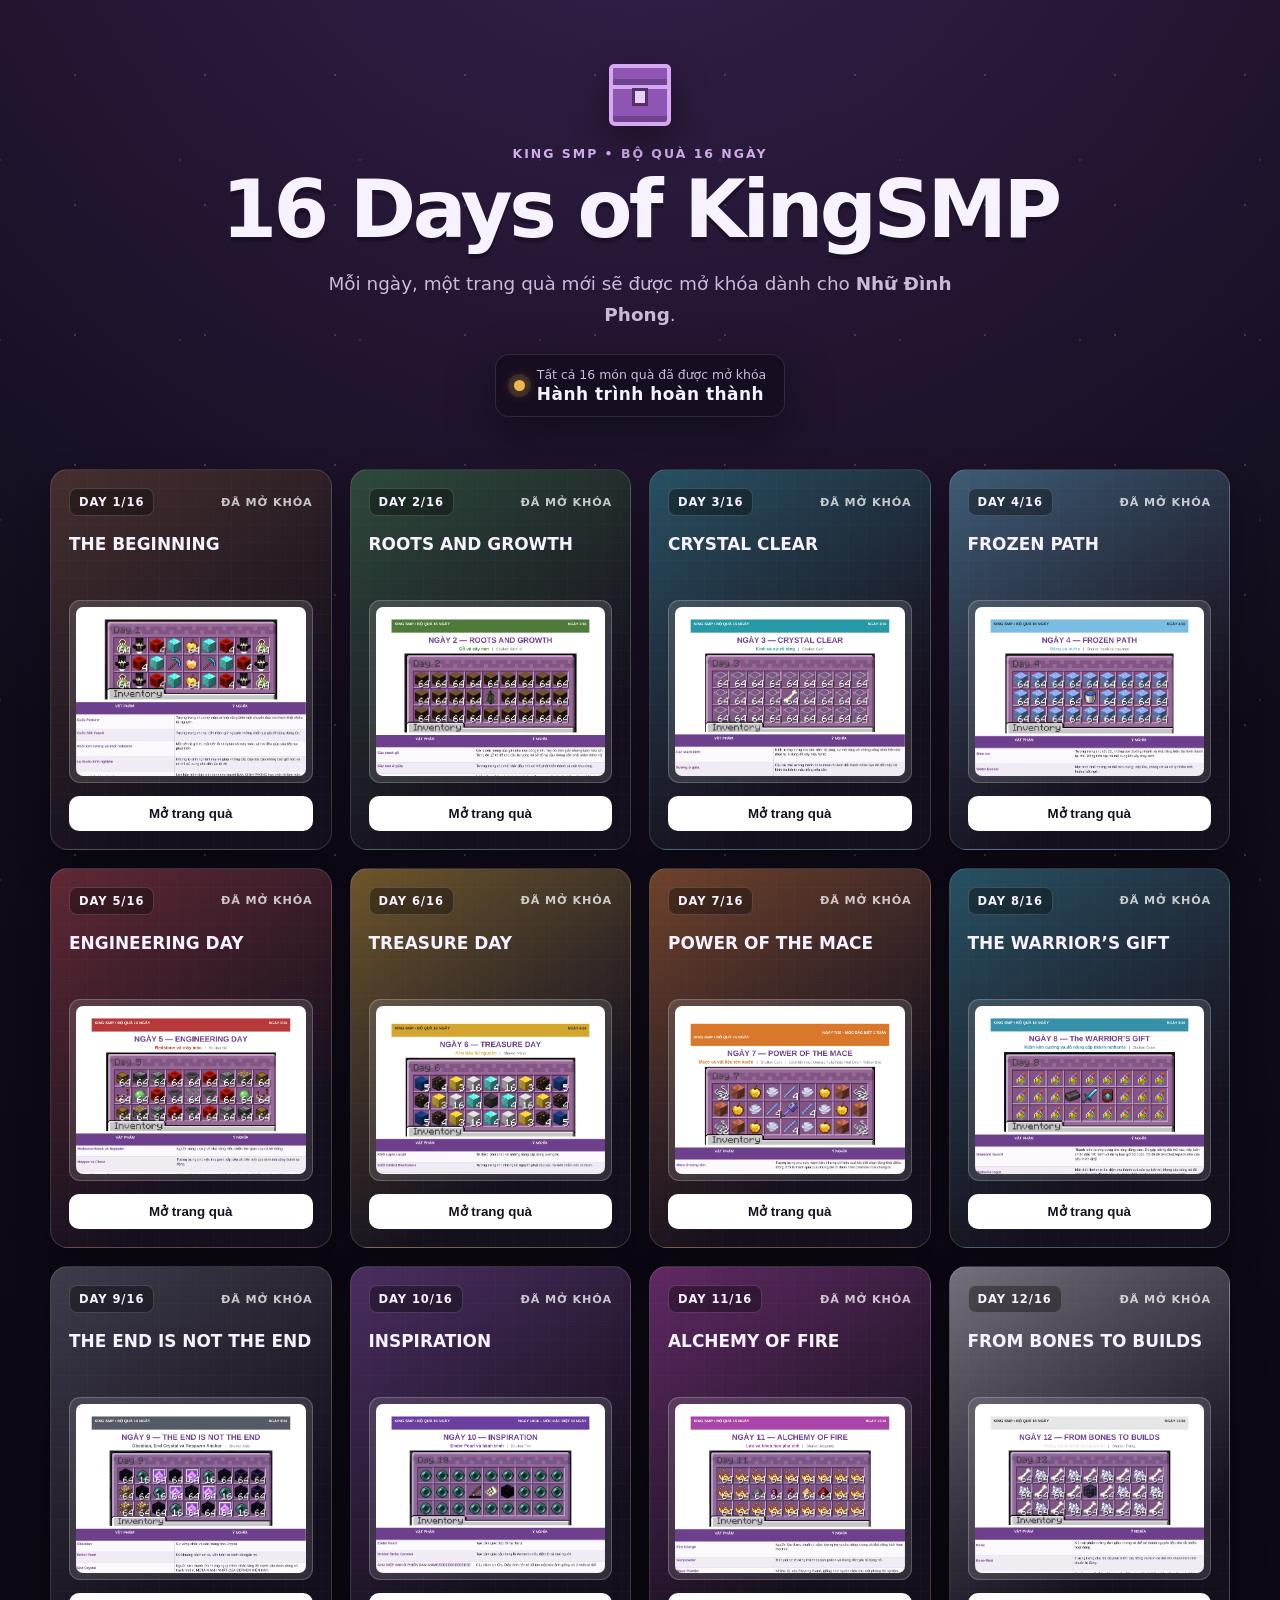
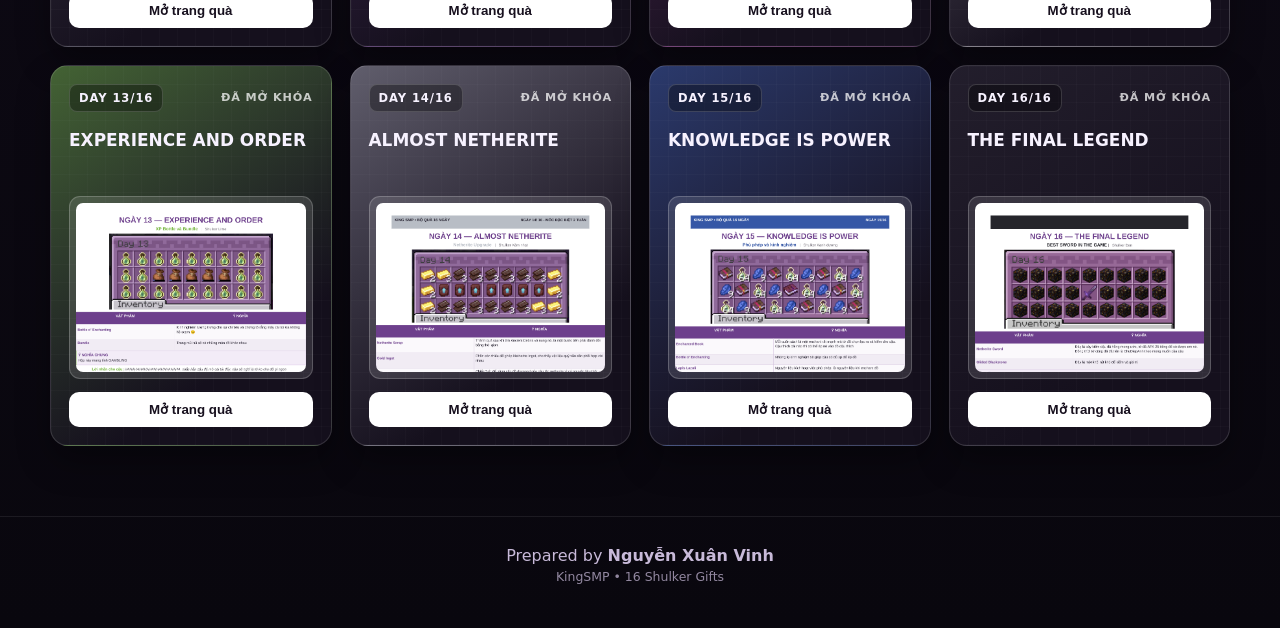
<file: king_smp_gifts_website/index.html>
<!doctype html>
<html lang="vi">
<head>
  <meta charset="utf-8">
  <meta name="viewport" content="width=device-width, initial-scale=1">
  <meta name="theme-color" content="#160f22">
  <meta name="description" content="Bộ quà 16 ngày KingSMP dành cho Nhữ Đình Phong.">
  <title>16 Days of KingSMP</title>
  <link rel="icon" href="favicon.svg" type="image/svg+xml">
  <link rel="stylesheet" href="style.css">
</head>
<body>
  <div class="sky" aria-hidden="true"></div>
  <div class="particles" aria-hidden="true"></div>

  <header class="hero">
    <div class="logo-box" aria-hidden="true">
      <span class="lid"></span>
      <span class="body"></span>
      <span class="latch"></span>
    </div>
    <p class="eyebrow">KING SMP • BỘ QUÀ 16 NGÀY</p>
    <h1>16 Days of KingSMP</h1>
    <p class="intro">
      Mỗi ngày, một trang quà mới sẽ được mở khóa dành cho
      <strong id="recipientName">Nhữ Đình Phong</strong>.
    </p>
    <div class="status-panel" aria-live="polite">
      <span class="status-dot"></span>
      <div>
        <span class="status-label" id="statusLabel">Đang kiểm tra thời gian…</span>
        <strong class="countdown" id="countdown">--:--:--</strong>
      </div>
    </div>
  </header>

  <main>
    <section class="gift-grid" id="giftGrid" aria-label="Danh sách 16 hộp quà"></section>
  </main>

  <footer>
    <p>Prepared by <strong id="ownerName">Nguyễn Xuân Vinh</strong></p>
    <p class="small">KingSMP • 16 Shulker Gifts</p>
  </footer>

  <dialog class="viewer" id="viewer">
    <button class="close-button" id="closeButton" aria-label="Đóng ảnh">×</button>
    <button class="nav-button previous" id="previousButton" aria-label="Ảnh trước">‹</button>
    <figure>
      <figcaption id="viewerCaption">Day 1</figcaption>
      <img id="viewerImage" alt="Trang quà KingSMP">
    </figure>
    <button class="nav-button next" id="nextButton" aria-label="Ảnh tiếp theo">›</button>
  </dialog>

  <noscript>
    <div class="noscript">Trang này cần JavaScript để kiểm tra ngày mở khóa.</div>
  </noscript>

  <script src="config.js"></script>
  <script src="script.js"></script>
</body>
</html>
</file>
<file: king_smp_gifts_website/style.css>
:root {
  --bg: #100b18;
  --panel: rgba(31, 22, 46, 0.86);
  --text: #f7f2ff;
  --muted: #c8bad9;
  --accent: #b77ee8;
  --border: rgba(255, 255, 255, 0.12);
  --shadow: 0 18px 50px rgba(0, 0, 0, 0.42);
}

* { box-sizing: border-box; }

html { scroll-behavior: smooth; }

body {
  margin: 0;
  min-height: 100vh;
  color: var(--text);
  background:
    radial-gradient(circle at 50% -10%, rgba(127, 74, 174, 0.32), transparent 45%),
    linear-gradient(180deg, #130d1d 0%, #09070e 100%);
  font-family: Inter, ui-sans-serif, system-ui, -apple-system, BlinkMacSystemFont, "Segoe UI", sans-serif;
  overflow-x: hidden;
}

.sky {
  position: fixed;
  inset: 0;
  pointer-events: none;
  opacity: 0.18;
  background-image:
    linear-gradient(rgba(255,255,255,.04) 1px, transparent 1px),
    linear-gradient(90deg, rgba(255,255,255,.04) 1px, transparent 1px);
  background-size: 32px 32px;
  mask-image: linear-gradient(to bottom, black, transparent 72%);
}

.particles {
  position: fixed;
  inset: 0;
  pointer-events: none;
  background-image:
    radial-gradient(circle, rgba(255,255,255,.65) 0 1px, transparent 1.5px),
    radial-gradient(circle, rgba(194,145,235,.7) 0 1px, transparent 1.5px);
  background-position: 10px 10px, 90px 70px;
  background-size: 130px 130px, 180px 180px;
  opacity: .25;
}

.hero {
  width: min(1100px, calc(100% - 32px));
  margin: 0 auto;
  padding: 64px 0 34px;
  text-align: center;
  position: relative;
}

.logo-box {
  width: 70px;
  height: 62px;
  margin: 0 auto 20px;
  position: relative;
  filter: drop-shadow(0 12px 18px rgba(0,0,0,.4));
}

.logo-box .lid,
.logo-box .body {
  position: absolute;
  left: 4px;
  right: 4px;
  background: #8e55b4;
  border: 4px solid #d6a8f2;
  box-shadow: inset 0 -6px 0 rgba(0,0,0,.22);
}

.logo-box .lid { top: 0; height: 25px; border-radius: 5px 5px 2px 2px; }
.logo-box .body { bottom: 0; height: 41px; border-radius: 2px 2px 6px 6px; }
.logo-box .latch {
  position: absolute;
  width: 16px;
  height: 18px;
  left: 27px;
  top: 24px;
  background: #e7d1f5;
  border: 3px solid #543069;
  z-index: 2;
}

.eyebrow {
  margin: 0 0 10px;
  color: #cfabeb;
  letter-spacing: .16em;
  font-size: .78rem;
  font-weight: 800;
}

h1 {
  margin: 0;
  font-size: clamp(2.3rem, 7vw, 5rem);
  line-height: .98;
  letter-spacing: -.045em;
  text-shadow: 0 5px 0 rgba(0,0,0,.25);
}

.intro {
  max-width: 680px;
  margin: 20px auto 24px;
  color: var(--muted);
  font-size: clamp(1rem, 2vw, 1.15rem);
  line-height: 1.65;
}

.status-panel {
  display: inline-flex;
  align-items: center;
  gap: 12px;
  padding: 12px 18px;
  border: 1px solid var(--border);
  background: rgba(18, 12, 27, .72);
  border-radius: 14px;
  box-shadow: var(--shadow);
  backdrop-filter: blur(12px);
}

.status-dot {
  width: 11px;
  height: 11px;
  border-radius: 50%;
  background: #efb84e;
  box-shadow: 0 0 0 6px rgba(239,184,78,.12), 0 0 14px rgba(239,184,78,.65);
}

.status-label,
.countdown { display: block; text-align: left; }
.status-label { color: var(--muted); font-size: .78rem; }
.countdown { margin-top: 2px; font-size: 1.06rem; letter-spacing: .03em; }

main {
  width: min(1180px, calc(100% - 28px));
  margin: 0 auto;
  padding: 18px 0 70px;
}

.gift-grid {
  display: grid;
  grid-template-columns: repeat(4, minmax(0, 1fr));
  gap: 18px;
}

.gift-card {
  position: relative;
  min-height: 270px;
  border-radius: 18px;
  border: 1px solid rgba(255,255,255,.14);
  overflow: hidden;
  background: linear-gradient(145deg, color-mix(in srgb, var(--card-color) 42%, #21192d), #15101d 74%);
  box-shadow: 0 16px 34px rgba(0,0,0,.32);
  transform: translateY(0);
  transition: transform .2s ease, border-color .2s ease, box-shadow .2s ease;
}

.gift-card::before {
  content: "";
  position: absolute;
  inset: 0;
  pointer-events: none;
  background:
    linear-gradient(rgba(255,255,255,.04) 1px, transparent 1px),
    linear-gradient(90deg, rgba(255,255,255,.04) 1px, transparent 1px);
  background-size: 18px 18px;
  opacity: .55;
}

.gift-card.unlocked:hover {
  transform: translateY(-6px);
  border-color: color-mix(in srgb, var(--card-color) 70%, white);
  box-shadow: 0 22px 48px rgba(0,0,0,.45), 0 0 28px color-mix(in srgb, var(--card-color) 22%, transparent);
}

.card-inner {
  height: 100%;
  position: relative;
  z-index: 1;
  display: flex;
  flex-direction: column;
  padding: 18px;
}

.day-row {
  display: flex;
  align-items: center;
  justify-content: space-between;
  gap: 12px;
}

.day-badge {
  padding: 6px 9px;
  border-radius: 8px;
  background: rgba(0,0,0,.34);
  border: 1px solid rgba(255,255,255,.16);
  font-size: .72rem;
  font-weight: 900;
  letter-spacing: .08em;
}

.card-state {
  font-size: .7rem;
  color: rgba(255,255,255,.74);
  text-transform: uppercase;
  letter-spacing: .08em;
  font-weight: 800;
}

.gift-card h2 {
  margin: 18px 0 8px;
  min-height: 50px;
  font-size: 1.06rem;
  line-height: 1.25;
  text-transform: uppercase;
}

.lock-area,
.open-area {
  flex: 1;
  display: flex;
  flex-direction: column;
  align-items: center;
  justify-content: center;
  text-align: center;
}

.pixel-lock {
  width: 58px;
  height: 47px;
  margin: 12px auto 18px;
  position: relative;
  border: 6px solid rgba(255,255,255,.9);
  background: rgba(0,0,0,.28);
  box-shadow: 5px 5px 0 rgba(0,0,0,.25);
}

.pixel-lock::before {
  content: "";
  position: absolute;
  width: 30px;
  height: 24px;
  left: 8px;
  top: -28px;
  border: 6px solid rgba(255,255,255,.9);
  border-bottom: 0;
  border-radius: 9px 9px 0 0;
}

.lock-message { margin: 0; font-weight: 800; }
.unlock-date { margin: 7px 0 0; color: rgba(255,255,255,.72); font-size: .82rem; }

.thumbnail-frame {
  width: 100%;
  aspect-ratio: 4 / 3;
  margin: 8px 0 13px;
  padding: 6px;
  border-radius: 11px;
  background: rgba(255,255,255,.12);
  border: 1px solid rgba(255,255,255,.2);
  overflow: hidden;
}

.thumbnail-frame img {
  width: 100%;
  height: 100%;
  object-fit: cover;
  object-position: top;
  border-radius: 7px;
  display: block;
}

.open-button {
  width: 100%;
  padding: 10px 12px;
  border: 0;
  border-radius: 10px;
  background: #fff;
  color: #17101e;
  font-weight: 900;
  cursor: pointer;
  transition: transform .16s ease, filter .16s ease;
}

.open-button:hover { transform: scale(1.025); filter: brightness(1.05); }
.open-button:focus-visible, .close-button:focus-visible, .nav-button:focus-visible {
  outline: 3px solid #fff;
  outline-offset: 3px;
}

footer {
  border-top: 1px solid rgba(255,255,255,.08);
  text-align: center;
  padding: 25px 16px 40px;
  color: var(--muted);
}

footer p { margin: 4px 0; }
footer .small { font-size: .78rem; opacity: .72; }

.viewer {
  width: min(1100px, calc(100% - 28px));
  max-height: calc(100vh - 28px);
  padding: 0;
  border: 1px solid rgba(255,255,255,.18);
  border-radius: 16px;
  background: rgba(10, 7, 14, .97);
  box-shadow: 0 30px 90px rgba(0,0,0,.65);
  color: white;
  overflow: hidden;
}

.viewer::backdrop {
  background: rgba(3, 2, 5, .88);
  backdrop-filter: blur(7px);
}

.viewer figure {
  margin: 0;
  display: flex;
  flex-direction: column;
  align-items: center;
  max-height: calc(100vh - 28px);
}

.viewer figcaption {
  width: 100%;
  padding: 13px 65px;
  text-align: center;
  font-weight: 900;
  border-bottom: 1px solid rgba(255,255,255,.12);
}

.viewer img {
  display: block;
  max-width: 100%;
  max-height: calc(100vh - 78px);
  object-fit: contain;
  background: #fff;
}

.close-button,
.nav-button {
  position: absolute;
  z-index: 3;
  border: 0;
  color: white;
  background: rgba(0,0,0,.62);
  cursor: pointer;
}

.close-button {
  right: 12px;
  top: 8px;
  width: 42px;
  height: 42px;
  border-radius: 10px;
  font-size: 2rem;
  line-height: 1;
}

.nav-button {
  top: 50%;
  width: 48px;
  height: 64px;
  margin-top: -32px;
  border-radius: 10px;
  font-size: 2.4rem;
}

.nav-button.previous { left: 10px; }
.nav-button.next { right: 10px; }
.nav-button[disabled] { opacity: .2; cursor: default; }

.noscript {
  position: fixed;
  inset: auto 16px 16px;
  padding: 14px;
  background: #8a1f1f;
  color: white;
  border-radius: 10px;
  text-align: center;
  z-index: 20;
}

@media (max-width: 930px) {
  .gift-grid { grid-template-columns: repeat(2, minmax(0, 1fr)); }
}

@media (max-width: 560px) {
  .hero { padding-top: 42px; }
  .gift-grid { grid-template-columns: 1fr; gap: 14px; }
  .gift-card { min-height: 250px; }
  .status-panel { width: 100%; justify-content: center; }
  .viewer { width: 100%; max-height: 100vh; border-radius: 0; border: 0; }
  .viewer figure { max-height: 100vh; }
  .viewer img { max-height: calc(100vh - 68px); }
  .nav-button { width: 42px; height: 58px; }
}

@media (prefers-reduced-motion: reduce) {
  * { scroll-behavior: auto !important; transition: none !important; }
}
</file>
